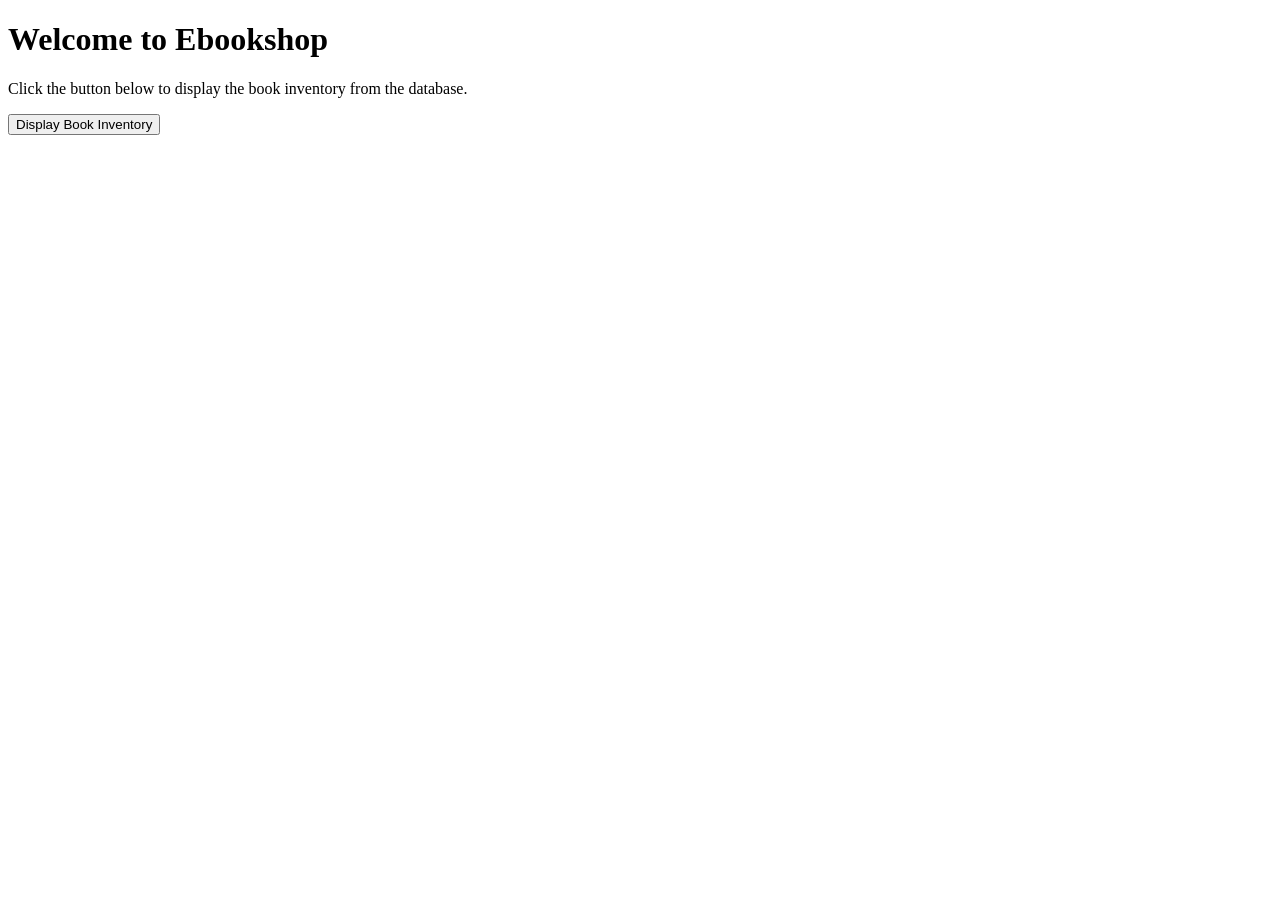
<file: Assignment-07/index.html>
<!DOCTYPE html>
<html>
<head>
    <title>Ebookshop Web Application</title>
</head>
<body>
    <h1>Welcome to Ebookshop</h1>
    <p>Click the button below to display the book inventory from the database.</p>
    
    <form action="EbookshopServlet" method="GET">
        <input type="submit" value="Display Book Inventory" />
    </form>
</body>
</html>
</file>
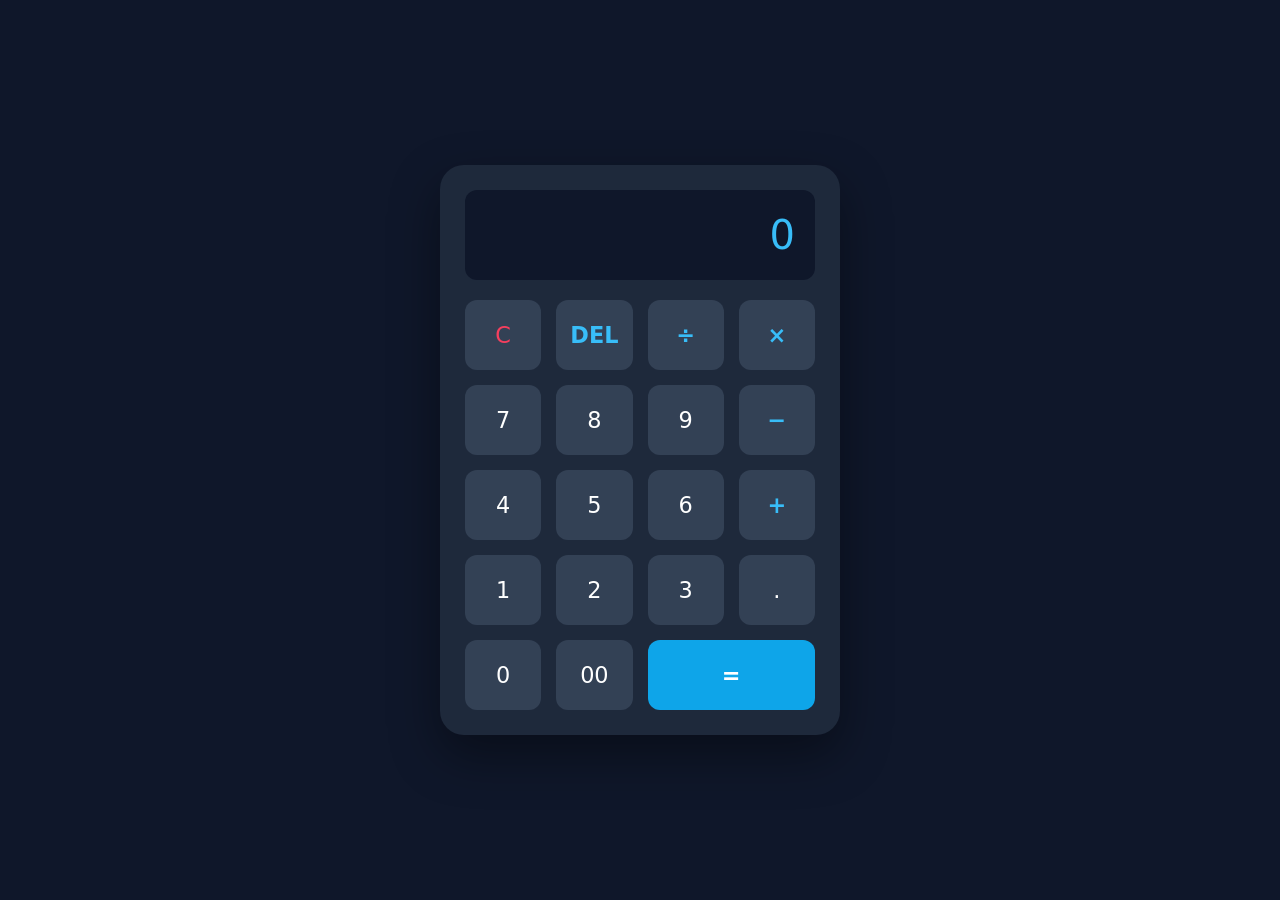
<file: Assignment_03_JavaScript_Calculator/Calculator1.html>
<!DOCTYPE html>
<html lang="en">
<head>
    <meta charset="UTF-8">
    <meta name="viewport" content="width=device-width, initial-scale=1.0">
    <title>Animated Responsive Calculator</title>

    <style>
        * {
            box-sizing: border-box;
            margin: 0;
            padding: 0;
            font-family: 'Inter', system-ui, -apple-system, sans-serif;
        }

        body {
            display: flex;
            justify-content: center;
            align-items: center;
            min-height: 100vh;
            background-color: #0f172a;
            padding: 20px;
        }

        .calculator {
            background-color: #1e293b;
            padding: clamp(15px, 5vw, 25px);
            border-radius: 24px;
            box-shadow: 0 20px 50px rgba(0, 0, 0, 0.4);
            width: 100%;
            max-width: 400px;
            animation: slideUpFade 0.6s ease-out;
        }

        @keyframes slideUpFade {
            from {
                opacity: 0;
                transform: translateY(40px) scale(0.95);
            }
            to {
                opacity: 1;
                transform: translateY(0) scale(1);
            }
        }

        #display {
            width: 100%;
            height: clamp(60px, 10vh, 90px);
            background: #0f172a;
            border: none;
            border-radius: 12px;
            margin-bottom: 20px;
            color: #38bdf8;
            font-size: clamp(1.5rem, 6vw, 2.5rem);
            text-align: right;
            padding: 10px 20px;
            outline: none;
        }

        #display.animate {
            animation: pop 0.2s ease-in-out;
        }

        @keyframes pop {
            0% { transform: scale(1); }
            50% { transform: scale(1.05); }
            100% { transform: scale(1); }
        }

        #display.error {
            color: #f43f5e;
            animation: shake 0.3s ease-in-out;
        }

        @keyframes shake {
            0% { transform: translateX(0); }
            25% { transform: translateX(-6px); }
            50% { transform: translateX(6px); }
            75% { transform: translateX(-6px); }
            100% { transform: translateX(0); }
        }

        .buttons {
            display: grid;
            grid-template-columns: repeat(4, 1fr);
            gap: clamp(8px, 2vw, 15px);
        }

        button {
            height: clamp(50px, 8vh, 70px);
            border-radius: 12px;
            border: none;
            background-color: #334155;
            color: white;
            font-size: clamp(1rem, 4vw, 1.4rem);
            cursor: pointer;
            transition: all 0.15s ease;
            user-select: none;
        }

        button:hover {
            background-color: #475569;
        }

        button:active {
            animation: press 0.15s ease-in-out;
        }

        @keyframes press {
            0% { transform: scale(1); }
            50% { transform: scale(0.9); }
            100% { transform: scale(1); }
        }

        .operator {
            color: #38bdf8;
            font-weight: bold;
        }

        .equals {
            background-color: #0ea5e9;
            font-weight: bold;
            grid-column: span 2;
        }

        .equals:hover {
            background-color: #0284c7;
        }

        .clear {
            color: #f43f5e;
        }

        @media (max-height: 500px) {
            body {
                align-items: flex-start;
            }
            .calculator {
                transform: scale(0.85);
            }
        }
    </style>
</head>
<body>

<div class="calculator">
    <input type="text" id="display" value="0" disabled>

    <div class="buttons">
        <button class="clear" onclick="clearDisplay()">C</button>
        <button class="operator" onclick="deleteLast()">DEL</button>
        <button class="operator" onclick="appendToDisplay('/')">÷</button>
        <button class="operator" onclick="appendToDisplay('*')">×</button>

        <button onclick="appendToDisplay('7')">7</button>
        <button onclick="appendToDisplay('8')">8</button>
        <button onclick="appendToDisplay('9')">9</button>
        <button class="operator" onclick="appendToDisplay('-')">−</button>

        <button onclick="appendToDisplay('4')">4</button>
        <button onclick="appendToDisplay('5')">5</button>
        <button onclick="appendToDisplay('6')">6</button>
        <button class="operator" onclick="appendToDisplay('+')">+</button>

        <button onclick="appendToDisplay('1')">1</button>
        <button onclick="appendToDisplay('2')">2</button>
        <button onclick="appendToDisplay('3')">3</button>
        <button onclick="appendToDisplay('.')">.</button>

        <button onclick="appendToDisplay('0')">0</button>
        <button onclick="appendToDisplay('00')">00</button>
        <button class="equals" onclick="calculate()">=</button>
    </div>
</div>

<script>
    const display = document.getElementById("display");

    function animateDisplay(type = "normal") {
        display.classList.remove("animate", "error");
        void display.offsetWidth;

        if (type === "error") {
            display.classList.add("error");
        } else {
            display.classList.add("animate");
        }
    }

    function appendToDisplay(value) {
        if (value === "." && display.value.includes(".")) return;

        if (display.value === "0" || display.value === "Error") {
            display.value = value;
        } else {
            display.value += value;
        }
        animateDisplay();
    }

    function clearDisplay() {
        display.value = "0";
        animateDisplay();
    }

    function deleteLast() {
        display.value = display.value.slice(0, -1);
        if (display.value === "") display.value = "0";
        animateDisplay();
    }

    function calculate() {
        try {
            let result = eval(display.value);
            display.value = Number.isInteger(result)
                ? result
                : result.toFixed(8).replace(/\.?0+$/, "");
            animateDisplay();
        } catch {
            display.value = "Error";
            animateDisplay("error");
        }
    }
</script>

</body>
</html>
</file>
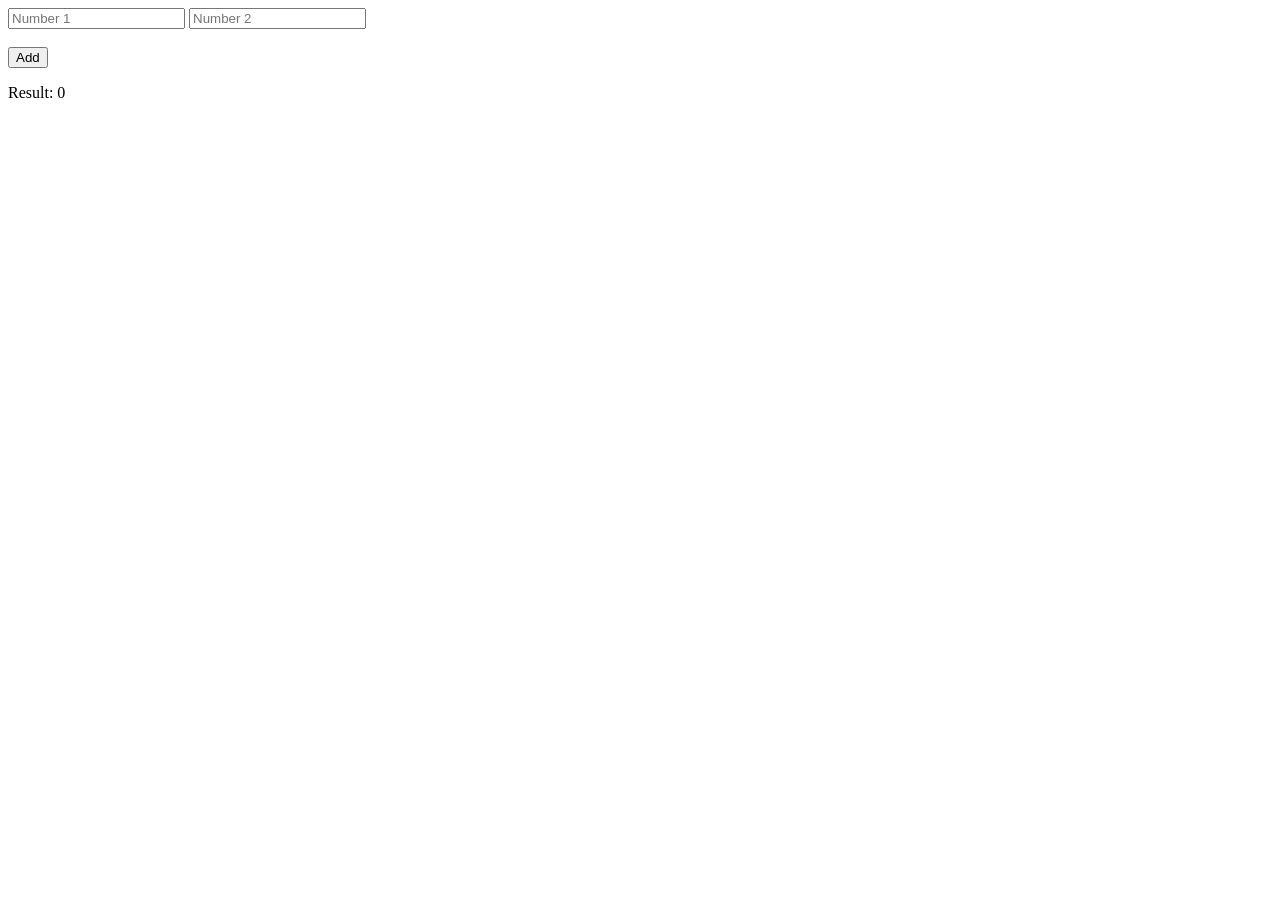
<file: Assignment_03_JavaScript_Calculator/Calculator2.html>
<!DOCTYPE html>
<html>
<head>
<title>No Increment Decrement</title>
<style>
input[type=number]::-webkit-inner-spin-button,
input[type=number]::-webkit-outer-spin-button {
    -webkit-appearance: none;
    margin: 0;
}
input[type=number] {
    -moz-appearance: textfield;
}
</style>
</head>

<body>

<input type="number" id="n1" placeholder="Number 1">
<input type="number" id="n2" placeholder="Number 2">
<br><br>
<button onclick="add()">Add</button>
<p>Result: <span id="res">0</span></p>

<script>
function add() {
    let a = Number(document.getElementById("n1").value);
    let b = Number(document.getElementById("n2").value);
    document.getElementById("res").innerText = a + b;
}
</script>

</body>
</html>
</file>
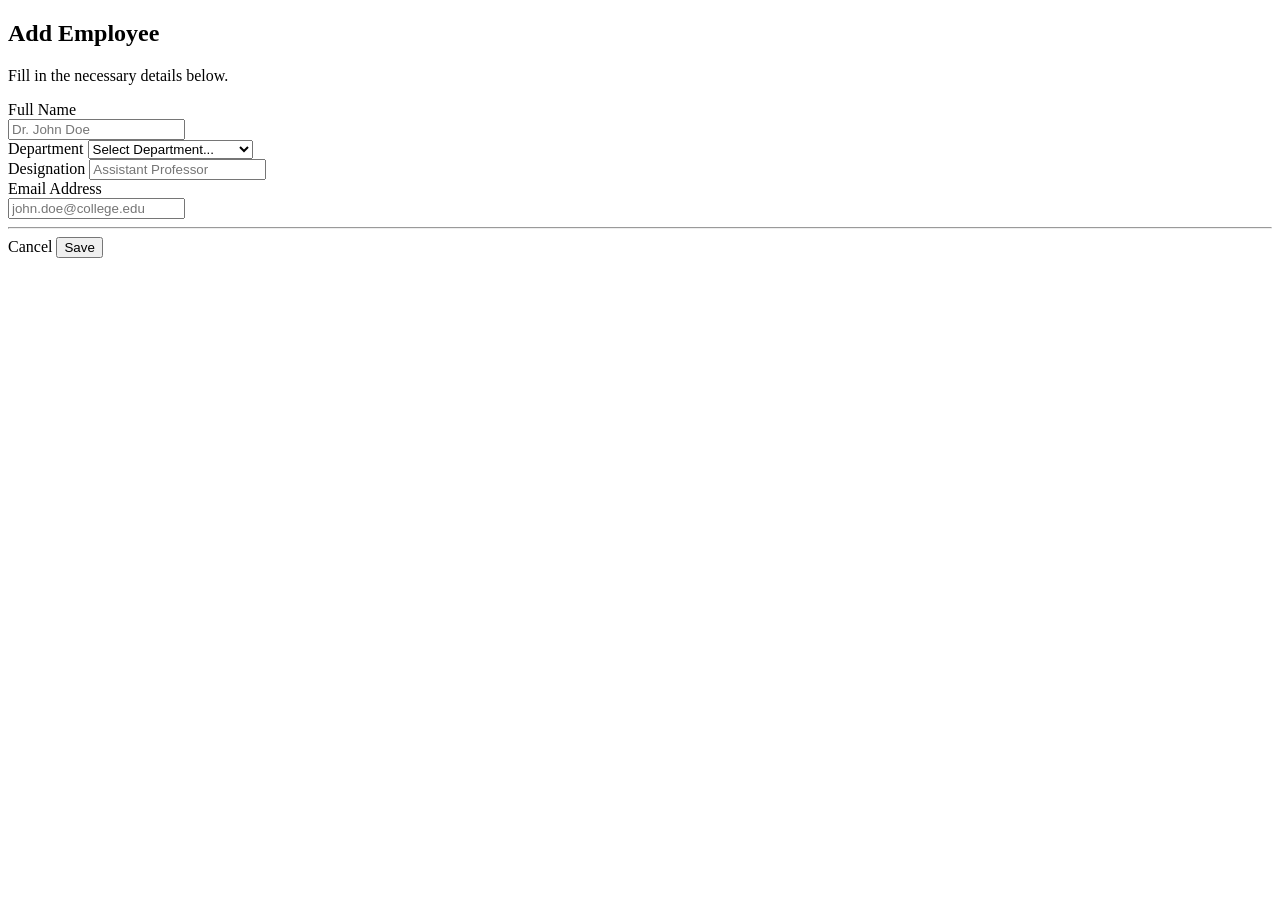
<file: Assignment-10/target/classes/templates/employee/form.html>
<!DOCTYPE html>
<html lang="en" xmlns:th="http://www.thymeleaf.org" th:replace="~{fragments/layout :: layout(~{::div})}">
<body>
    <div>
        <div class="row justify-content-center">
            <div class="col-lg-8">
                <div class="d-flex align-items-center mb-4">
                    <a th:href="@{/employees}" class="btn btn-sm btn-outline-secondary rounded-circle me-3" style="width: 38px; height: 38px; padding-top: 6px;">
                        <i class="bi bi-arrow-left"></i>
                    </a>
                    <div>
                        <h2 class="fw-bold text-dark mb-1" th:text="${employee.id == null ? 'Add New Employee' : 'Edit Employee'}">Add Employee</h2>
                        <p class="text-muted mb-0">Fill in the necessary details below.</p>
                    </div>
                </div>

                <div class="card border-0 shadow-sm rounded-4">
                    <div class="card-body p-4 p-md-5">
                        <form th:action="@{/employees}" th:object="${employee}" method="post" class="needs-validation">
                            <input type="hidden" th:field="*{id}">
                            
                            <div class="row g-4">
                                <div class="col-md-12">
                                    <label for="name" class="form-label fw-semibold">Full Name</label>
                                    <div class="input-group">
                                        <span class="input-group-text bg-light border-end-0"><i class="bi bi-person text-muted"></i></span>
                                        <input type="text" class="form-control border-start-0 ps-0" id="name" th:field="*{name}" placeholder="Dr. John Doe" required>
                                    </div>
                                </div>
                                
                                <div class="col-md-6">
                                    <label for="department" class="form-label fw-semibold">Department</label>
                                    <select class="form-select" id="department" th:field="*{department}" required>
                                        <option value="" disabled selected>Select Department...</option>
                                        <option value="Computer Engineering">Computer Engineering</option>
                                        <option value="IT Engineering">IT Engineering</option>
                                        <option value="Mechanical Engineering">Mechanical Engineering</option>
                                        <option value="Civil Engineering">Civil Engineering</option>
                                        <option value="Electronics & Telecomm">Electronics & Telecomm</option>
                                        <option value="First Year Dept">First Year Dept</option>
                                    </select>
                                </div>
                                
                                <div class="col-md-6">
                                    <label for="designation" class="form-label fw-semibold">Designation</label>
                                    <input type="text" class="form-control" id="designation" th:field="*{designation}" placeholder="Assistant Professor" required>
                                </div>

                                <div class="col-md-12">
                                    <label for="email" class="form-label fw-semibold">Email Address</label>
                                    <div class="input-group">
                                        <span class="input-group-text bg-light border-end-0"><i class="bi bi-envelope text-muted"></i></span>
                                        <input type="email" class="form-control border-start-0 ps-0" id="email" th:field="*{email}" placeholder="john.doe@college.edu" required>
                                    </div>
                                </div>
                            </div>

                            <hr class="my-4 text-muted opacity-25">

                            <div class="d-flex justify-content-end gap-3 mt-4">
                                <a th:href="@{/employees}" class="btn btn-light rounded-pill px-4 hover-lift">Cancel</a>
                                <button type="submit" class="btn btn-primary rounded-pill px-5 shadow-sm hover-lift">
                                    <i class="bi bi-check2-circle me-2"></i><span th:text="${employee.id == null ? 'Save Employee' : 'Update Details'}">Save</span>
                                </button>
                            </div>
                        </form>
                    </div>
                </div>
            </div>
        </div>
    </div>
</body>
</html>
</file>
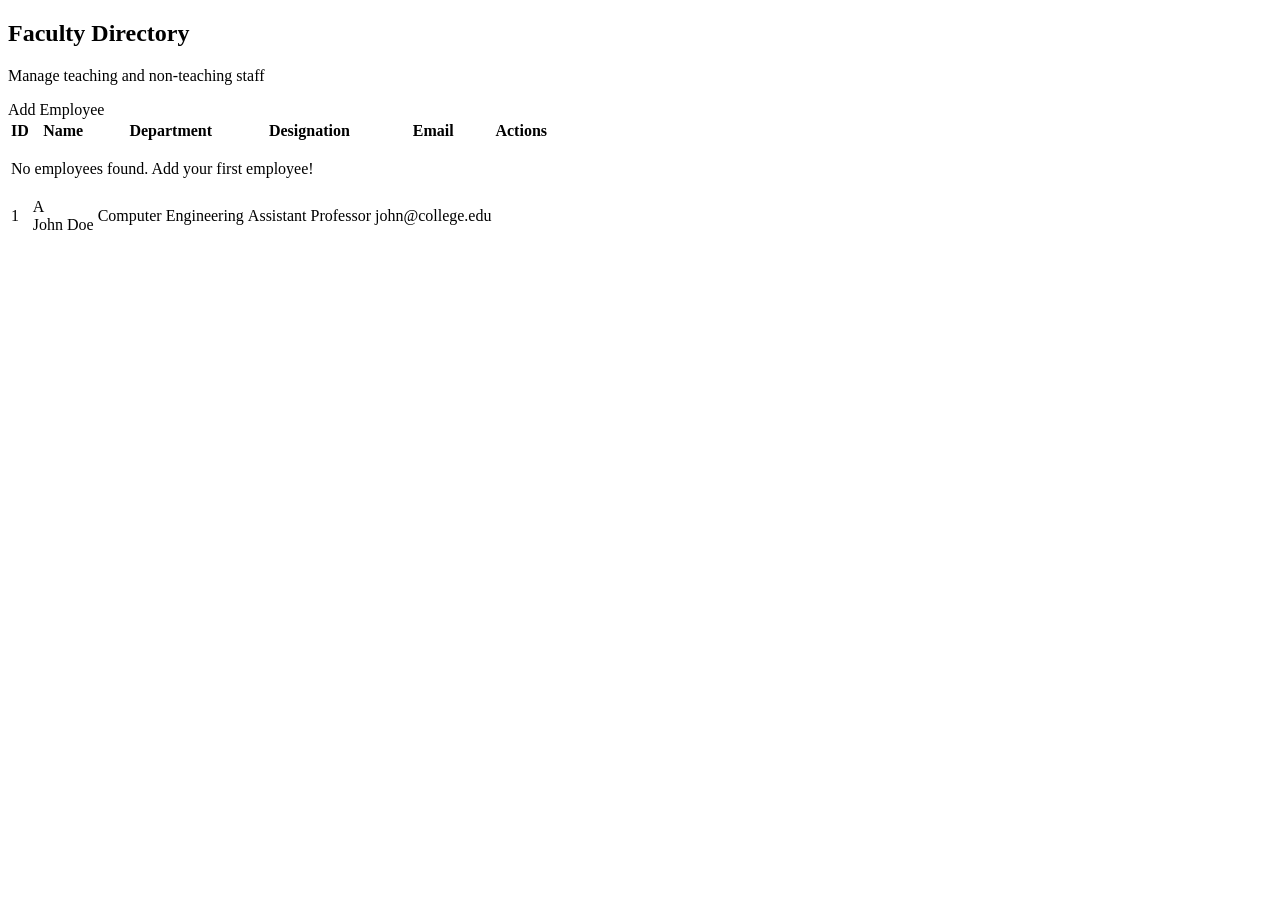
<file: Assignment-10/target/classes/templates/employee/list.html>
<!DOCTYPE html>
<html lang="en" xmlns:th="http://www.thymeleaf.org" th:replace="~{fragments/layout :: layout(~{::div})}">
<body>
    <div>
        <div class="d-flex justify-content-between align-items-center mb-4">
            <div>
                <h2 class="fw-bold text-dark mb-1">Faculty Directory</h2>
                <p class="text-muted mb-0">Manage teaching and non-teaching staff</p>
            </div>
            <a th:href="@{/employees/new}" class="btn btn-primary rounded-pill px-4 py-2 hover-lift">
                <i class="bi bi-plus-lg me-2"></i> Add Employee
            </a>
        </div>

        <div class="card border-0 shadow-sm rounded-4 overflow-hidden">
            <div class="card-body p-0">
                <div class="table-responsive">
                    <table class="table table-hover align-middle mb-0 custom-table">
                        <thead class="bg-light">
                            <tr>
                                <th class="ps-4">ID</th>
                                <th>Name</th>
                                <th>Department</th>
                                <th>Designation</th>
                                <th>Email</th>
                                <th class="text-end pe-4">Actions</th>
                            </tr>
                        </thead>
                        <tbody>
                            <tr th:if="${#lists.isEmpty(employees)}">
                                <td colspan="6" class="text-center py-5 text-muted">
                                    <div class="d-flex flex-column align-items-center">
                                        <i class="bi bi-people fs-1 text-light mb-2"></i>
                                        <p>No employees found. Add your first employee!</p>
                                    </div>
                                </td>
                            </tr>
                            <tr th:each="employee : ${employees}">
                                <td class="ps-4 text-muted fw-medium" th:text="${employee.id}">1</td>
                                <td>
                                    <div class="d-flex align-items-center">
                                        <div class="avatar-circle bg-primary-subtle text-primary me-3 fw-bold" th:text="${#strings.substring(employee.name,0,1)}">A</div>
                                        <div class="fw-semibold text-dark" th:text="${employee.name}">John Doe</div>
                                    </div>
                                </td>
                                <td>
                                    <span class="badge bg-secondary-subtle text-secondary rounded-pill px-3 py-2 fw-medium" th:text="${employee.department}">Computer Engineering</span>
                                </td>
                                <td th:text="${employee.designation}">Assistant Professor</td>
                                <td class="text-muted" th:text="${employee.email}">john@college.edu</td>
                                <td class="text-end pe-4">
                                    <div class="btn-group">
                                        <a th:href="@{/employees/edit/{id}(id=${employee.id})}" class="btn btn-sm btn-outline-primary rounded-start-pill px-3" title="Edit">
                                            <i class="bi bi-pencil-square"></i>
                                        </a>
                                        <a th:href="@{/employees/delete/{id}(id=${employee.id})}" class="btn btn-sm btn-outline-danger rounded-end-pill px-3" title="Delete" onclick="return confirm('Are you sure you want to delete this employee?');">
                                            <i class="bi bi-trash"></i>
                                        </a>
                                    </div>
                                </td>
                            </tr>
                        </tbody>
                    </table>
                </div>
            </div>
        </div>
    </div>
</body>
</html>
</file>
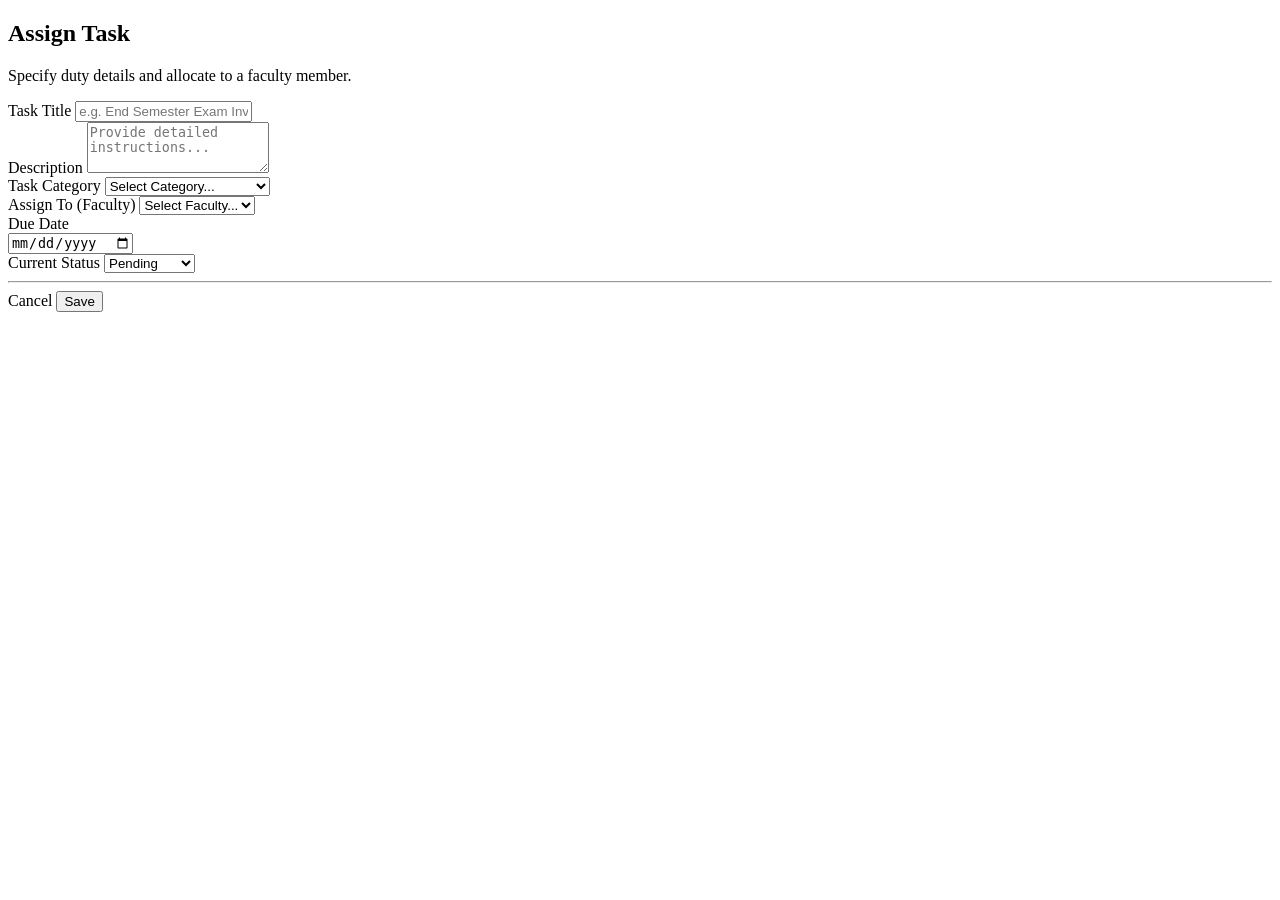
<file: Assignment-10/target/classes/templates/task/form.html>
<!DOCTYPE html>
<html lang="en" xmlns:th="http://www.thymeleaf.org" th:replace="~{fragments/layout :: layout(~{::div})}">
<body>
    <div>
        <div class="row justify-content-center">
            <div class="col-lg-8">
                <div class="d-flex align-items-center mb-4">
                    <a th:href="@{/tasks}" class="btn btn-sm btn-outline-secondary rounded-circle me-3" style="width: 38px; height: 38px; padding-top: 6px;">
                        <i class="bi bi-arrow-left"></i>
                    </a>
                    <div>
                        <h2 class="fw-bold text-dark mb-1" th:text="${task.id == null ? 'Assign New Task' : 'Edit Task'}">Assign Task</h2>
                        <p class="text-muted mb-0">Specify duty details and allocate to a faculty member.</p>
                    </div>
                </div>

                <div class="card border-0 shadow-sm rounded-4">
                    <div class="card-body p-4 p-md-5">
                        <form th:action="@{/tasks}" th:object="${task}" method="post" class="needs-validation">
                            <input type="hidden" th:field="*{id}">
                            
                            <div class="row g-4">
                                <div class="col-md-12">
                                    <label for="title" class="form-label fw-semibold">Task Title</label>
                                    <input type="text" class="form-control" id="title" th:field="*{title}" placeholder="e.g. End Semester Exam Invigilation" required>
                                </div>
                                
                                <div class="col-md-12">
                                    <label for="description" class="form-label fw-semibold">Description</label>
                                    <textarea class="form-control" id="description" th:field="*{description}" rows="3" placeholder="Provide detailed instructions..." required></textarea>
                                </div>
                                
                                <div class="col-md-6">
                                    <label for="taskType" class="form-label fw-semibold">Task Category</label>
                                    <select class="form-select" id="taskType" th:field="*{taskType}" required>
                                        <option value="" disabled selected>Select Category...</option>
                                        <option value="Exam Duty">Exam Duty</option>
                                        <option value="Project Guide">Project Guide Allocation</option>
                                        <option value="Documentation">Documentation Work</option>
                                        <option value="Event Coordination">Event Coordination</option>
                                        <option value="Report Submission">Report Submission</option>
                                        <option value="Other">Other</option>
                                    </select>
                                </div>

                                <div class="col-md-6">
                                    <label for="employee" class="form-label fw-semibold">Assign To (Faculty)</label>
                                    <select class="form-select" id="employee" th:field="*{employee}" required>
                                        <option value="" disabled selected>Select Faculty...</option>
                                        <option th:each="emp : ${employees}"
                                                th:value="${emp.id}"
                                                th:text="${emp.name} + ' (' + ${emp.department} + ')'"></option>
                                    </select>
                                </div>
                                
                                <div class="col-md-6">
                                    <label for="dueDate" class="form-label fw-semibold">Due Date</label>
                                    <div class="input-group">
                                        <span class="input-group-text bg-light border-end-0"><i class="bi bi-calendar-event text-muted"></i></span>
                                        <input type="date" class="form-control border-start-0 ps-0" id="dueDate" th:field="*{dueDate}" required>
                                    </div>
                                </div>

                                <div class="col-md-6">
                                    <label for="status" class="form-label fw-semibold">Current Status</label>
                                    <select class="form-select" id="status" th:field="*{status}" required>
                                        <option value="Pending" selected>Pending</option>
                                        <option value="In Progress">In Progress</option>
                                        <option value="Completed">Completed</option>
                                    </select>
                                </div>
                            </div>

                            <hr class="my-4 text-muted opacity-25">

                            <div class="d-flex justify-content-end gap-3 mt-4">
                                <a th:href="@{/tasks}" class="btn btn-light rounded-pill px-4 hover-lift">Cancel</a>
                                <button type="submit" class="btn btn-warning text-dark fw-medium rounded-pill px-5 shadow-sm hover-lift">
                                    <i class="bi bi-clipboard-check me-2"></i><span th:text="${task.id == null ? 'Assign Task' : 'Update Task'}">Save</span>
                                </button>
                            </div>
                        </form>
                    </div>
                </div>
            </div>
        </div>
    </div>
</body>
</html>
</file>
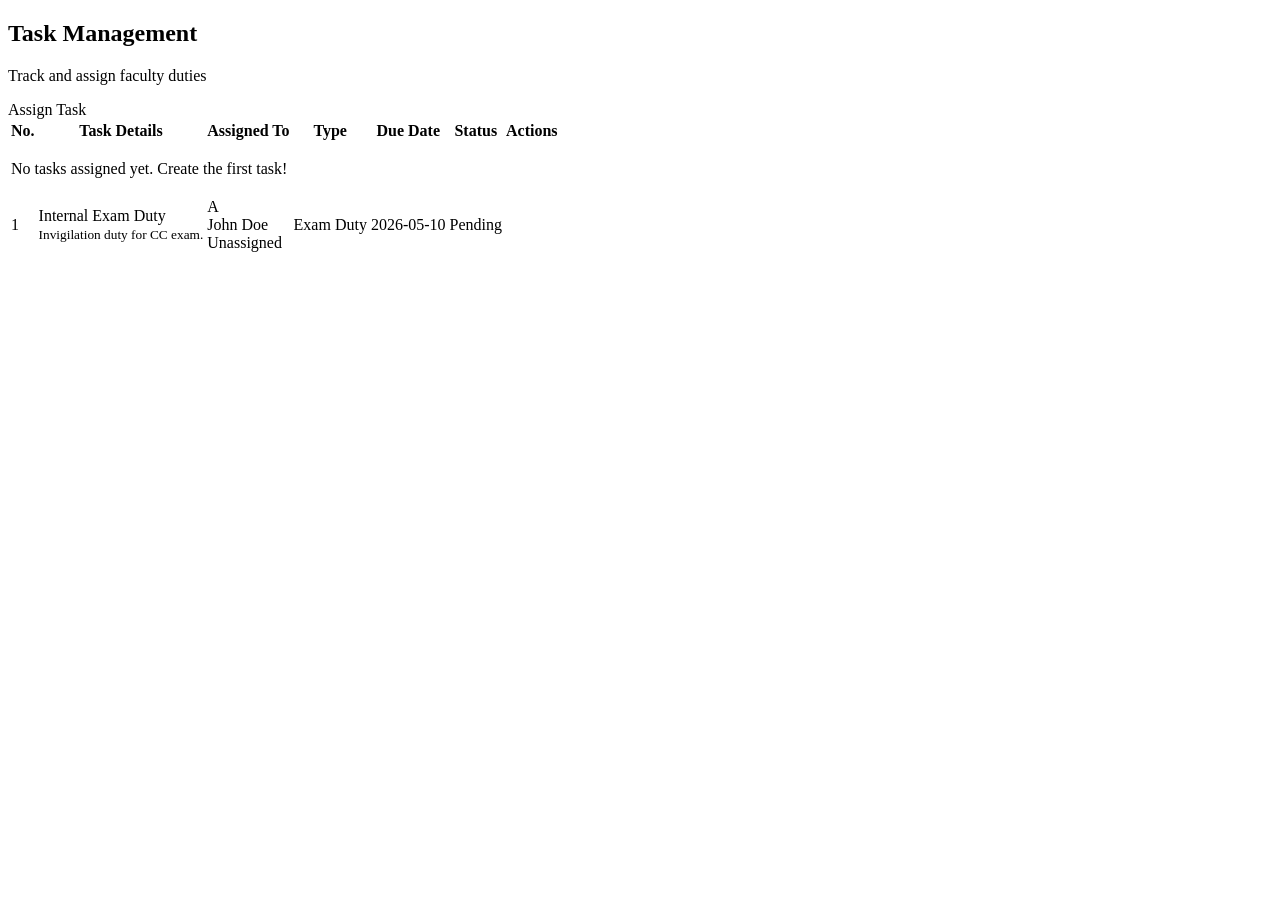
<file: Assignment-10/target/classes/templates/task/list.html>
<!DOCTYPE html>
<html lang="en" xmlns:th="http://www.thymeleaf.org" th:replace="~{fragments/layout :: layout(~{::div})}">
<body>
    <div>
        <div class="d-flex justify-content-between align-items-center mb-4">
            <div>
                <h2 class="fw-bold text-dark mb-1">Task Management</h2>
                <p class="text-muted mb-0">Track and assign faculty duties</p>
            </div>
            <a th:href="@{/tasks/new}" class="btn btn-warning text-dark fw-medium rounded-pill px-4 py-2 hover-lift">
                <i class="bi bi-plus-lg me-2"></i> Assign Task
            </a>
        </div>

        <div class="card border-0 shadow-sm rounded-4 overflow-hidden">
            <div class="card-body p-0">
                <div class="table-responsive">
                    <table class="table table-hover align-middle mb-0 custom-table">
                        <thead class="bg-light">
                            <tr>
                                <th class="ps-4">No.</th>
                                <th>Task Details</th>
                                <th>Assigned To</th>
                                <th>Type</th>
                                <th>Due Date</th>
                                <th>Status</th>
                                <th class="text-end pe-4">Actions</th>
                            </tr>
                        </thead>
                        <tbody>
                            <tr th:if="${#lists.isEmpty(tasks)}">
                                <td colspan="7" class="text-center py-5 text-muted">
                                    <div class="d-flex flex-column align-items-center">
                                        <i class="bi bi-clipboard-x fs-1 text-light mb-2"></i>
                                        <p>No tasks assigned yet. Create the first task!</p>
                                    </div>
                                </td>
                            </tr>
                            <tr th:each="task, stat : ${tasks}">
                                <td class="ps-4 text-muted fw-medium" th:text="${stat.count}">1</td>
                                <td>
                                    <div class="fw-bold text-dark" th:text="${task.title}">Internal Exam Duty</div>
                                    <small class="text-muted text-truncate d-inline-block" style="max-width: 200px;" th:text="${task.description}">Invigilation duty for CC exam.</small>
                                </td>
                                <td>
                                    <div class="d-flex align-items-center" th:if="${task.employee != null}">
                                        <div class="avatar-sm bg-primary-subtle text-primary me-2 fw-bold" th:text="${#strings.substring(task.employee.name,0,1)}">A</div>
                                        <span class="fw-medium" th:text="${task.employee.name}">John Doe</span>
                                    </div>
                                    <span class="text-muted fst-italic" th:if="${task.employee == null}">Unassigned</span>
                                </td>
                                <td>
                                    <span class="badge bg-secondary-subtle text-secondary rounded-pill px-3 py-1" th:text="${task.taskType}">Exam Duty</span>
                                </td>
                                <td>
                                    <span class="text-muted"><i class="bi bi-calendar-check me-1"></i></span>
                                    <span th:text="${task.dueDate}">2026-05-10</span>
                                </td>
                                <td>
                                    <span class="badge rounded-pill px-3 py-2 fw-medium"
                                          th:classappend="${task.status == 'Pending' ? 'bg-danger-subtle text-danger' : (task.status == 'In Progress' ? 'bg-warning-subtle text-warning' : 'bg-success-subtle text-success')}"
                                          th:text="${task.status}">Pending</span>
                                </td>
                                <td class="text-end pe-4">
                                    <div class="btn-group">
                                        <a th:href="@{/tasks/edit/{id}(id=${task.id})}" class="btn btn-sm btn-outline-warning rounded-start-pill px-3" title="Edit">
                                            <i class="bi bi-pencil-square"></i>
                                        </a>
                                        <a th:href="@{/tasks/delete/{id}(id=${task.id})}" class="btn btn-sm btn-outline-danger rounded-end-pill px-3" title="Delete" onclick="return confirm('Are you sure you want to delete this task?');">
                                            <i class="bi bi-trash"></i>
                                        </a>
                                    </div>
                                </td>
                            </tr>
                        </tbody>
                    </table>
                </div>
            </div>
        </div>
    </div>
</body>
</html>
</file>
